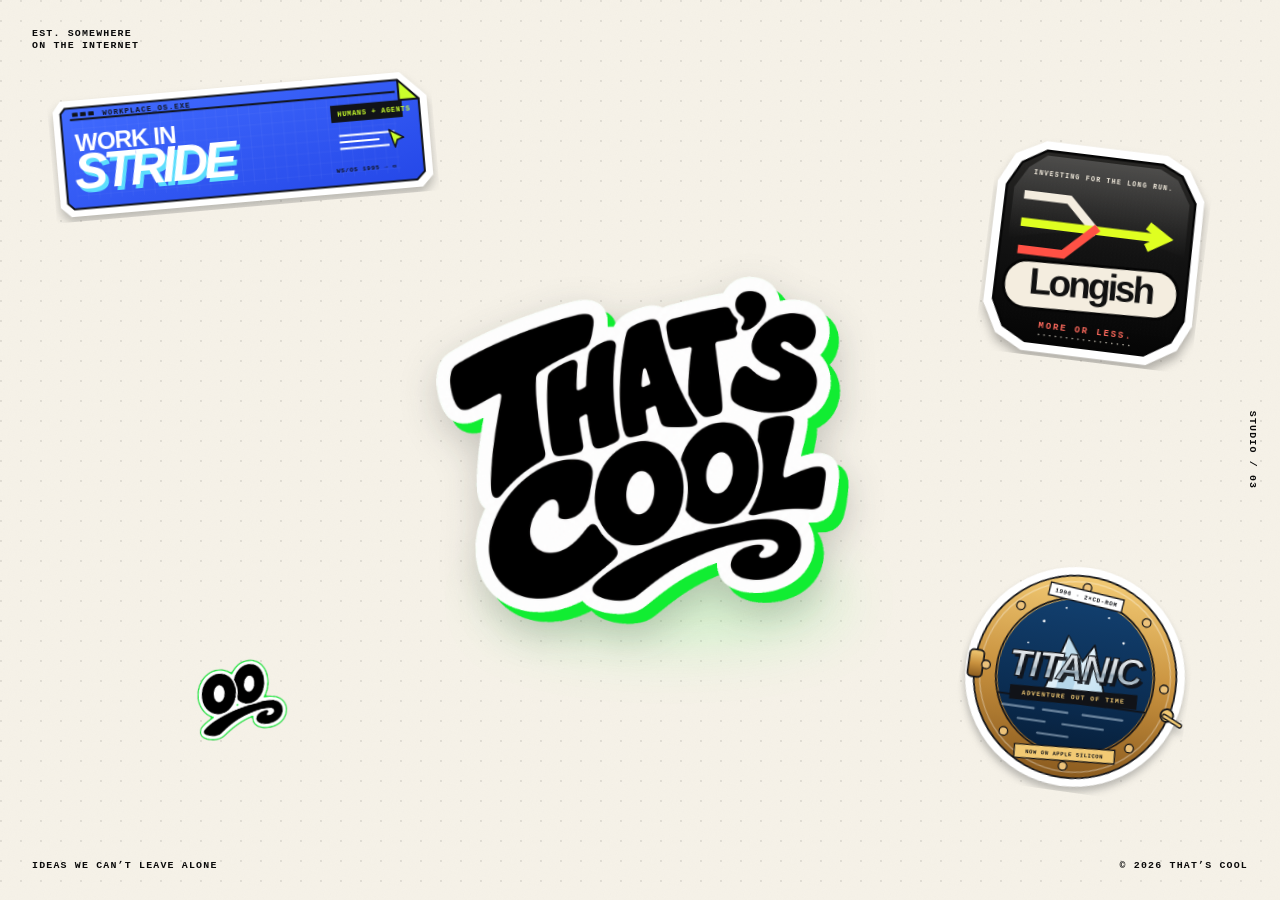
<file: index.html>
<!doctype html>
<html lang="en">
  <head>
    <meta charset="UTF-8" />
    <meta name="viewport" content="width=device-width, initial-scale=1" />
    <meta
      name="description"
      content="That's Cool — a small studio making useful things for the internet."
    />
    <meta name="theme-color" content="#f6f2e8" />
    <title>That's Cool</title>
    <link rel="icon" href="assets/coolguy-favicon.png" type="image/png" sizes="256x256" />
    <link rel="apple-touch-icon" href="assets/coolguy-favicon.png" />
    <link rel="stylesheet" href="styles.css" />
  </head>
  <body>
    <a class="skip-link" href="#products">Skip to our products</a>

    <main class="page-shell">
      <p class="edge-note edge-note--top" aria-hidden="true">
        EST. SOMEWHERE<br />ON THE INTERNET
      </p>
      <p class="edge-note edge-note--side" aria-hidden="true">STUDIO / 03</p>
      <p class="edge-note edge-note--sass" aria-hidden="true">
        IDEAS WE CAN’T LEAVE ALONE
      </p>
      <p class="edge-note edge-note--bottom" aria-hidden="true">
        © 2026 THAT’S COOL
      </p>

      <section class="hero" aria-labelledby="page-title">
        <h1 id="page-title" class="visually-hidden">That's Cool</h1>
        <div class="hero-mark">
          <img
            class="hero-logo"
            src="assets/thatscool-logo.png"
            alt="That's Cool"
            width="1254"
            height="1254"
            fetchpriority="high"
          />
        </div>
      </section>

      <section class="products" id="products" aria-labelledby="products-title">
        <h2 id="products-title" class="visually-hidden">Products we’ve launched</h2>

        <article class="sticker-slot sticker-slot--stride">
          <h3 class="visually-hidden">STRIDE</h3>
          <a
            class="sticker sticker--stride"
            data-sticker
            draggable="false"
            href="stride/"
            aria-label="Open STRIDE — the living company operating system. Drag to move."
          >
            <img
              src="assets/stride-work-in-stride.svg"
              alt=""
              width="760"
              height="250"
              draggable="false"
            />
          </a>
        </article>

        <article class="sticker-slot sticker-slot--titanic">
          <h3 class="visually-hidden">TITANIC</h3>
          <a
            class="sticker sticker--titanic"
            data-sticker
            draggable="false"
            href="titanic/"
            aria-label="Open TITANIC — the 1996 adventure, running on Apple Silicon. Drag to move."
          >
            <img
              src="assets/titanic-sticker.svg"
              alt=""
              width="540"
              height="540"
              draggable="false"
            />
          </a>
        </article>

        <article class="sticker-slot sticker-slot--longish">
          <h3 class="visually-hidden">LONGISH</h3>
          <button
            class="sticker sticker--longish"
            data-sticker
            type="button"
            aria-label="Longish — an autonomous investment firm that researches and trades through Robinhood. Drag to move."
          >
            <img
              src="assets/longish-attitude-sticker.svg"
              alt=""
              width="480"
              height="480"
              draggable="false"
            />
          </button>
        </article>
      </section>

      <div class="sticker-slot sticker-slot--coolguy">
        <div class="bubble" data-bubble aria-hidden="true">
          THAT’S COOL<span class="bubble-tail"></span>
        </div>
        <button
          class="sticker sticker--coolguy"
          data-sticker
          data-bubble-toggle
          type="button"
          aria-label="Cool Guy — say hi. Drag to move."
        >
          <img
            src="assets/coolguy-sticker.png"
            alt=""
            width="1404"
            height="1404"
            draggable="false"
          />
        </button>
      </div>
    </main>

    <script src="script.js?v=studio-1" defer></script>
  </body>
</html>
</file>
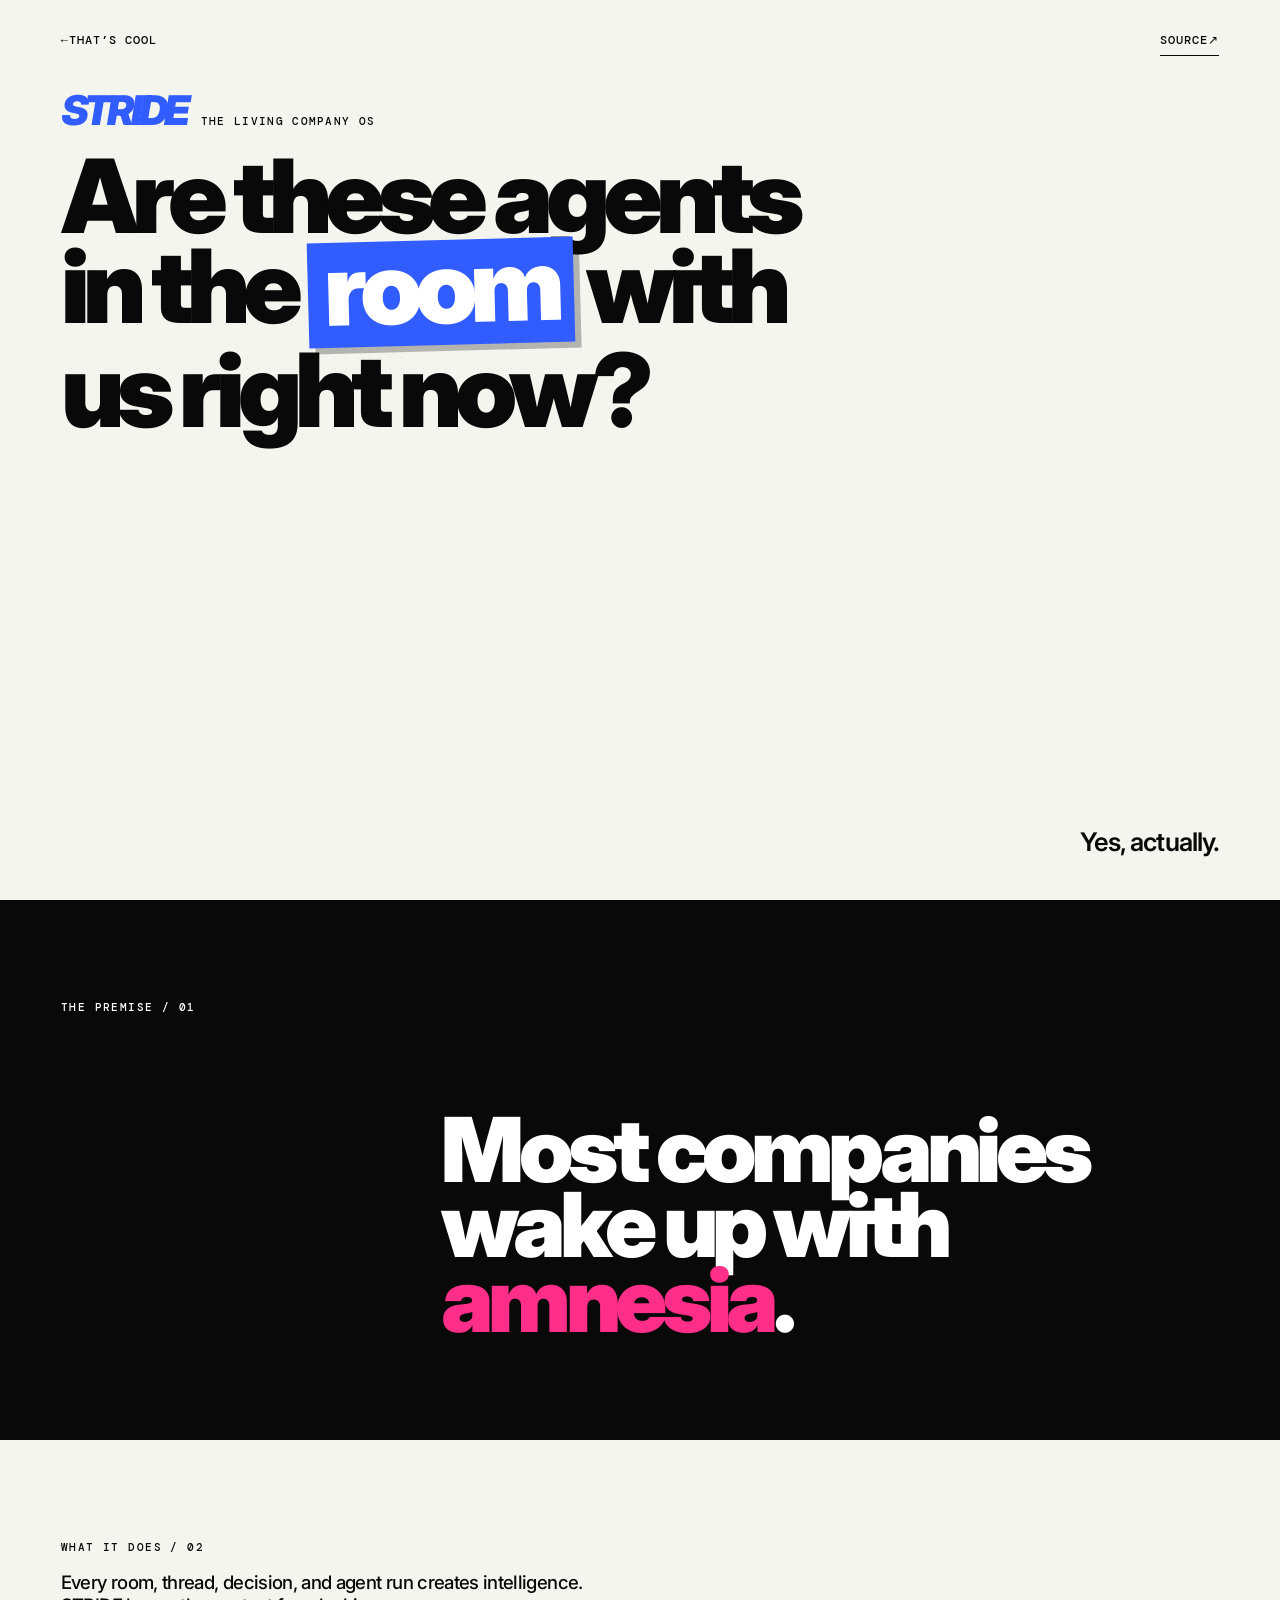
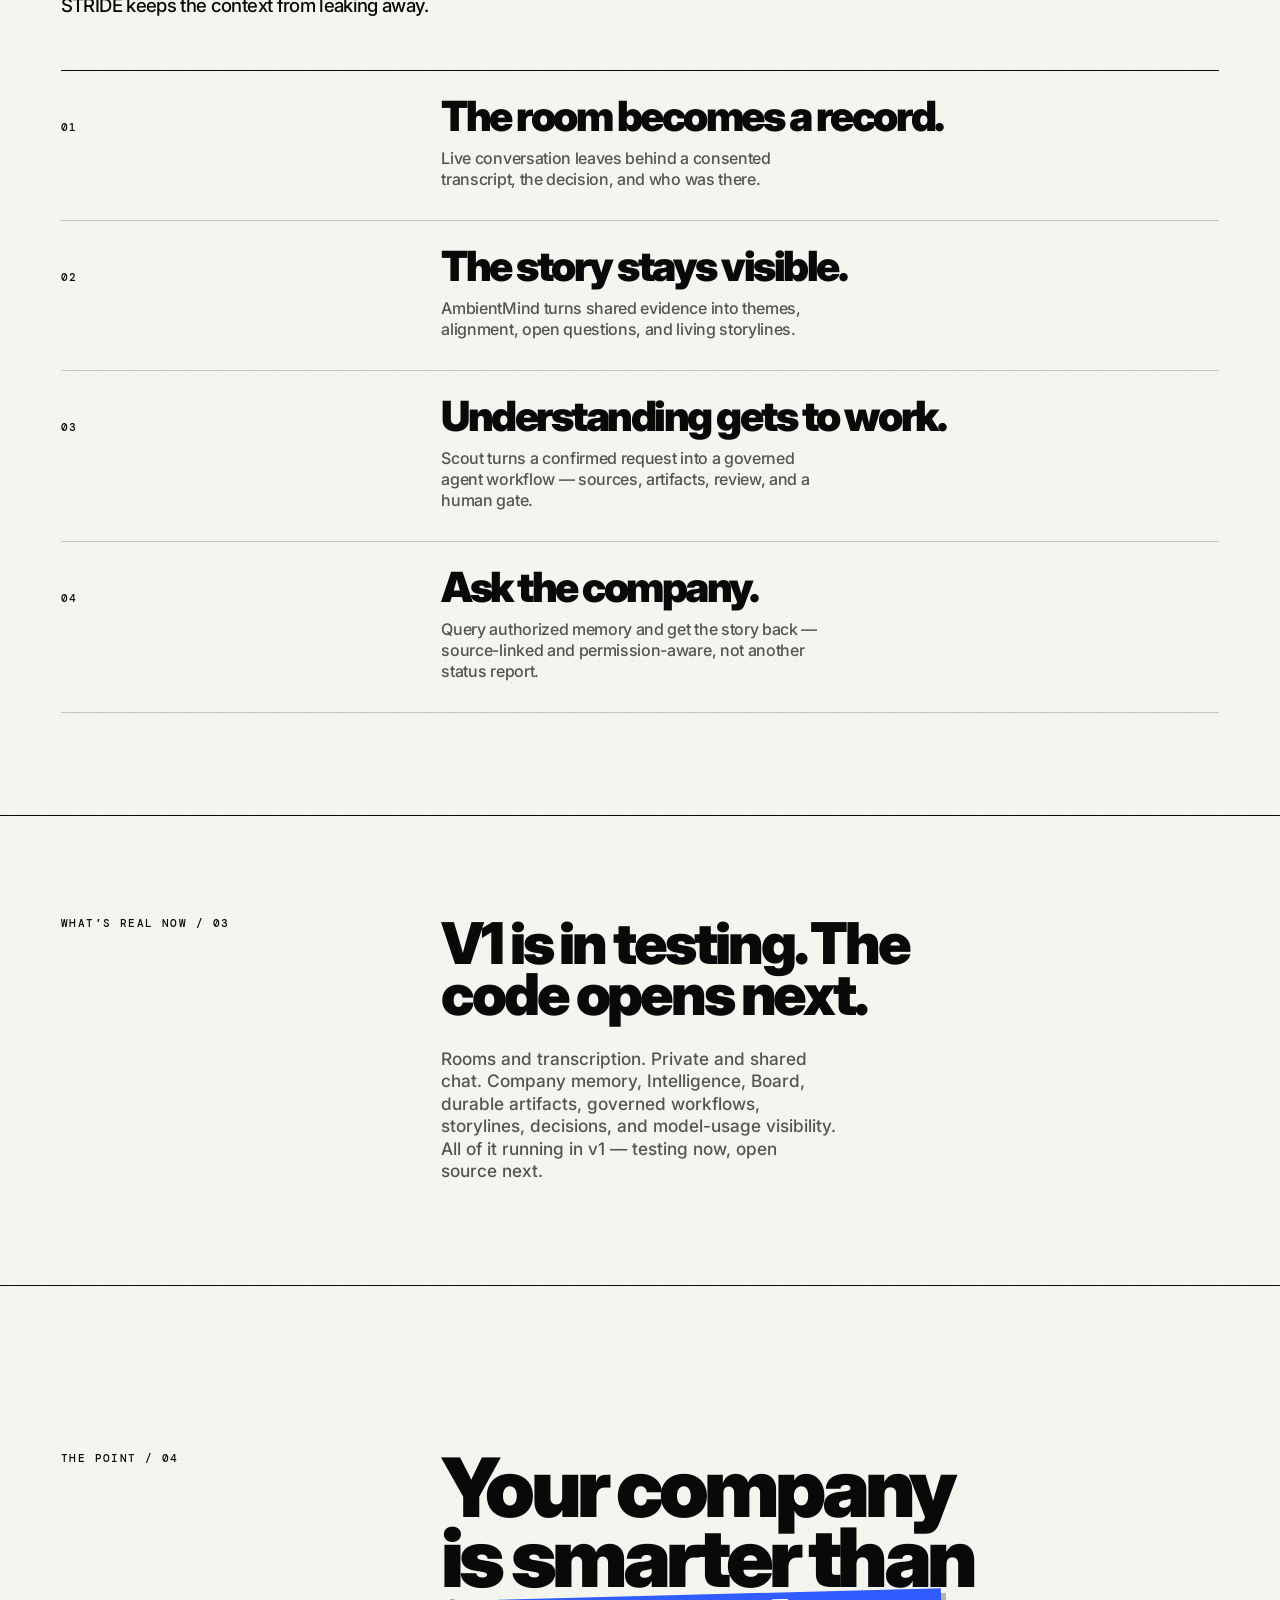
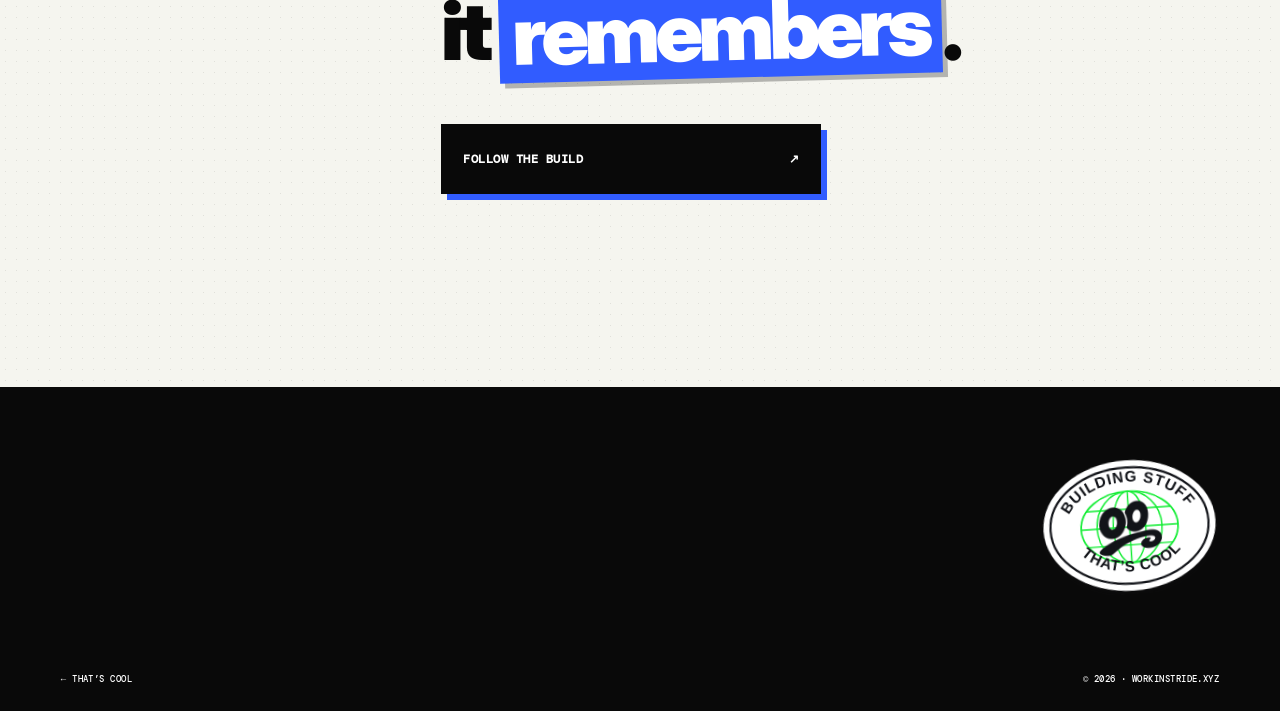
<file: stride/index.html>
<!doctype html>
<html lang="en">
  <head>
    <meta charset="UTF-8" />
    <meta name="viewport" content="width=device-width, initial-scale=1" />
    <meta
      name="description"
      content="STRIDE is the living company operating system. Every room, thread, decision, and agent run creates intelligence — STRIDE keeps the context from leaking away."
    />
    <meta name="theme-color" content="#f5f5ef" />
    <title>STRIDE — Your company is smarter than it remembers.</title>
    <link rel="icon" href="../assets/coolguy-favicon.png" type="image/png" sizes="256x256" />
    <link rel="apple-touch-icon" href="../assets/coolguy-favicon.png" />
    <link rel="stylesheet" href="stride.css" />
  </head>
  <body>
    <a class="skip-link" href="#does">Skip to what STRIDE does</a>

    <header class="product-rail">
      <a href="../" aria-label="Back to That’s Cool"><span aria-hidden="true">←</span> THAT’S COOL</a>
      <a
        href="https://github.com/axx-archive/openai-realtime-meeting-assistant"
        target="_blank"
        rel="noreferrer"
      >SOURCE <span aria-hidden="true">↗</span></a>
    </header>

    <main>
      <section class="hero" aria-labelledby="page-title">
        <p class="product-name"><strong>STRIDE</strong> <span>THE LIVING COMPANY OS</span></p>
        <h1 id="page-title">
          Are these agents in the <span class="hero-highlight">room</span> with us right now?
        </h1>
        <p class="hero-punchline">Yes, actually.</p>
      </section>

      <section class="premise" id="premise" aria-labelledby="premise-title">
        <p class="section-label">THE PREMISE / 01</p>
        <h2 id="premise-title">Most companies wake up with <em>amnesia</em>.</h2>
      </section>

      <section class="does" id="does" aria-labelledby="does-title">
        <p class="section-label" id="does-title">WHAT IT DOES / 02</p>
        <p class="does-intro">
          Every room, thread, decision, and agent run creates intelligence. STRIDE keeps the context from leaking away.
        </p>
        <ol class="does-list" aria-label="What STRIDE does">
          <li>
            <span>01</span>
            <div>
              <strong>The room becomes a record.</strong>
              <p>Live conversation leaves behind a consented transcript, the decision, and who was there.</p>
            </div>
          </li>
          <li>
            <span>02</span>
            <div>
              <strong>The story stays visible.</strong>
              <p>AmbientMind turns shared evidence into themes, alignment, open questions, and living storylines.</p>
            </div>
          </li>
          <li>
            <span>03</span>
            <div>
              <strong>Understanding gets to work.</strong>
              <p>Scout turns a confirmed request into a governed agent workflow — sources, artifacts, review, and a human gate.</p>
            </div>
          </li>
          <li>
            <span>04</span>
            <div>
              <strong>Ask the company.</strong>
              <p>Query authorized memory and get the story back — source-linked and permission-aware, not another status report.</p>
            </div>
          </li>
        </ol>
      </section>

      <section class="whats-real" id="real" aria-labelledby="real-title">
        <p class="section-label">WHAT’S REAL NOW / 03</p>
        <div>
          <h2 id="real-title">V1 is in testing. The code opens next.</h2>
          <p>
            Rooms and transcription. Private and shared chat. Company memory, Intelligence, Board, durable artifacts, governed workflows, storylines, decisions, and model-usage visibility. All of it running in v1 — testing now, open source next.
          </p>
        </div>
      </section>

      <section class="closer" id="point" aria-labelledby="point-title">
        <p class="section-label">THE POINT / 04</p>
        <div>
          <h2 id="point-title">Your company is smarter than it <span class="closer-highlight">remembers</span>.</h2>
          <a
            class="build-button"
            href="https://github.com/axx-archive/openai-realtime-meeting-assistant"
            target="_blank"
            rel="noreferrer"
          >FOLLOW THE BUILD <span aria-hidden="true">↗</span></a>
        </div>
      </section>

    </main>

    <footer class="site-footer">
      <a class="footer-badge" href="../" aria-label="That’s Cool home">
        <img src="../assets/building-stuff-badge.svg" alt="" width="760" height="580" />
      </a>
      <div class="footer-row">
        <a href="../">← THAT’S COOL</a>
        <span>© 2026 · WORKINSTRIDE.XYZ</span>
      </div>
    </footer>

  </body>
</html>
</file>
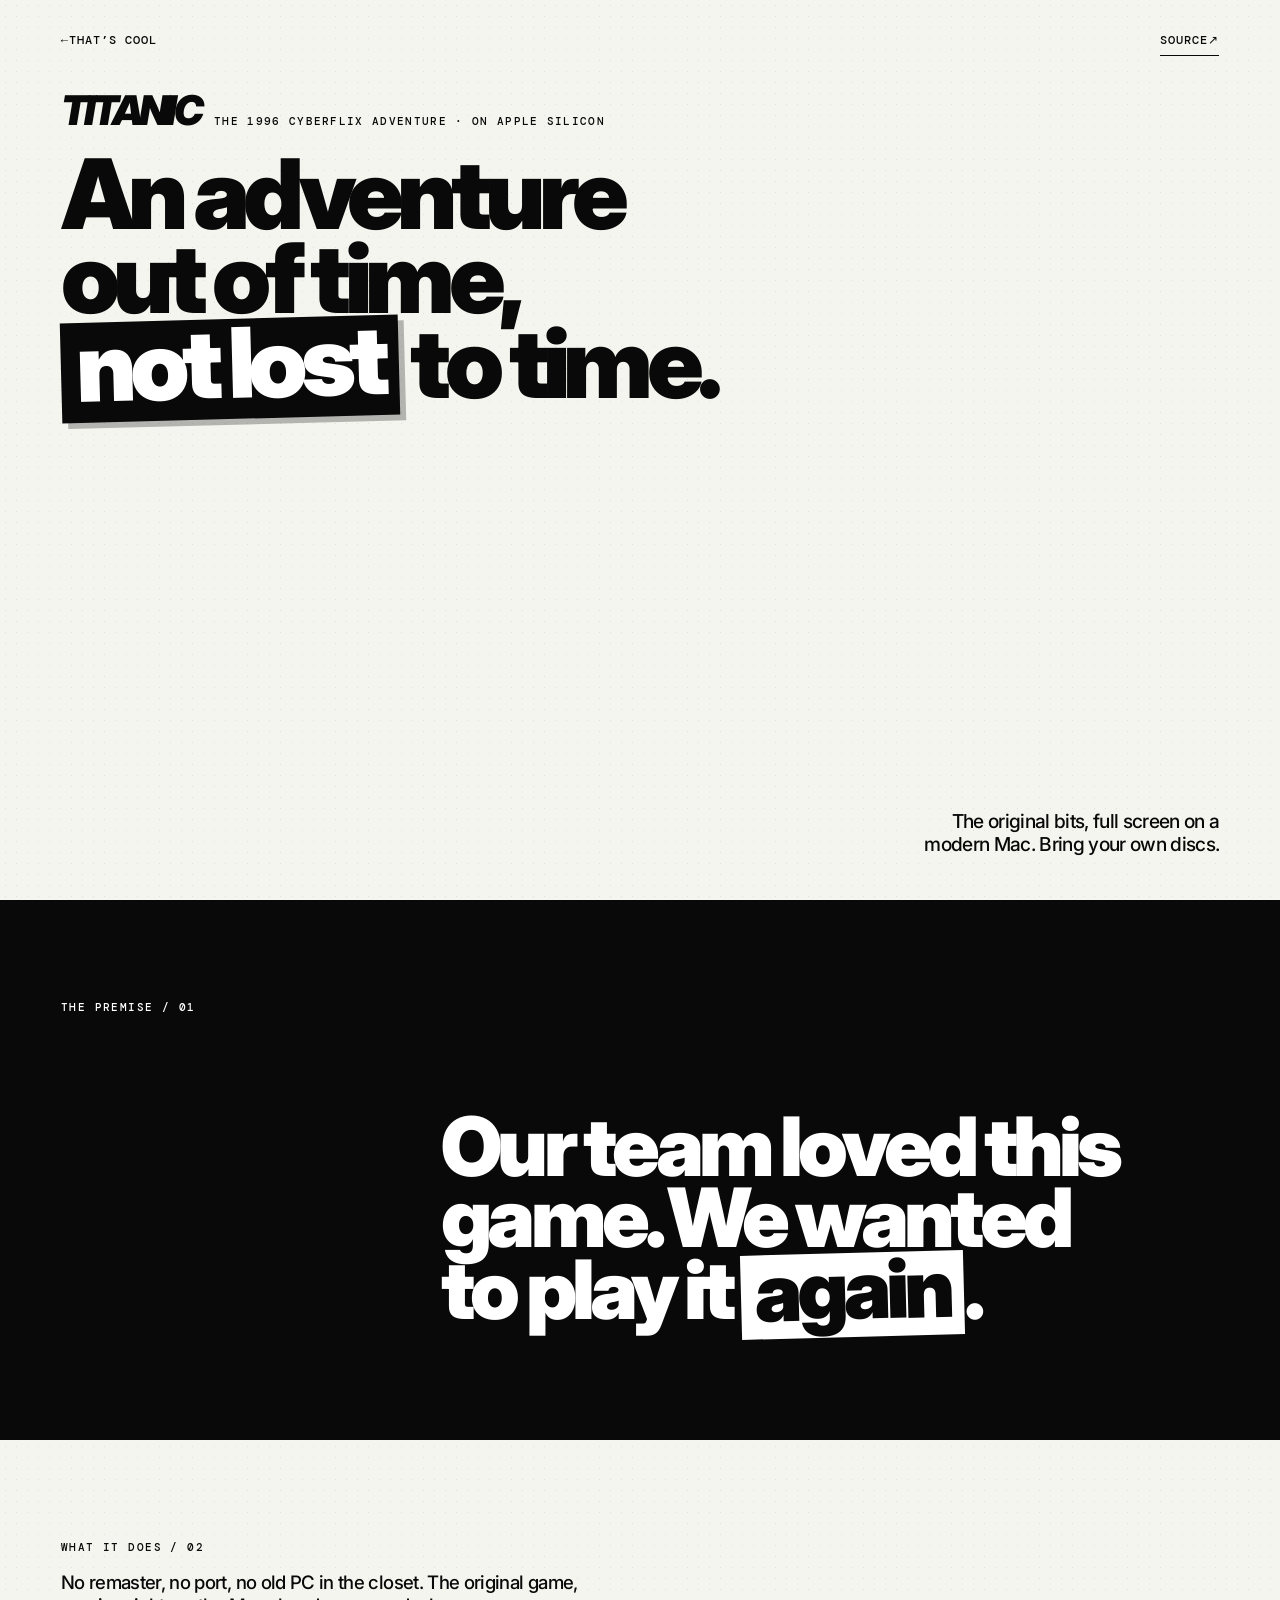
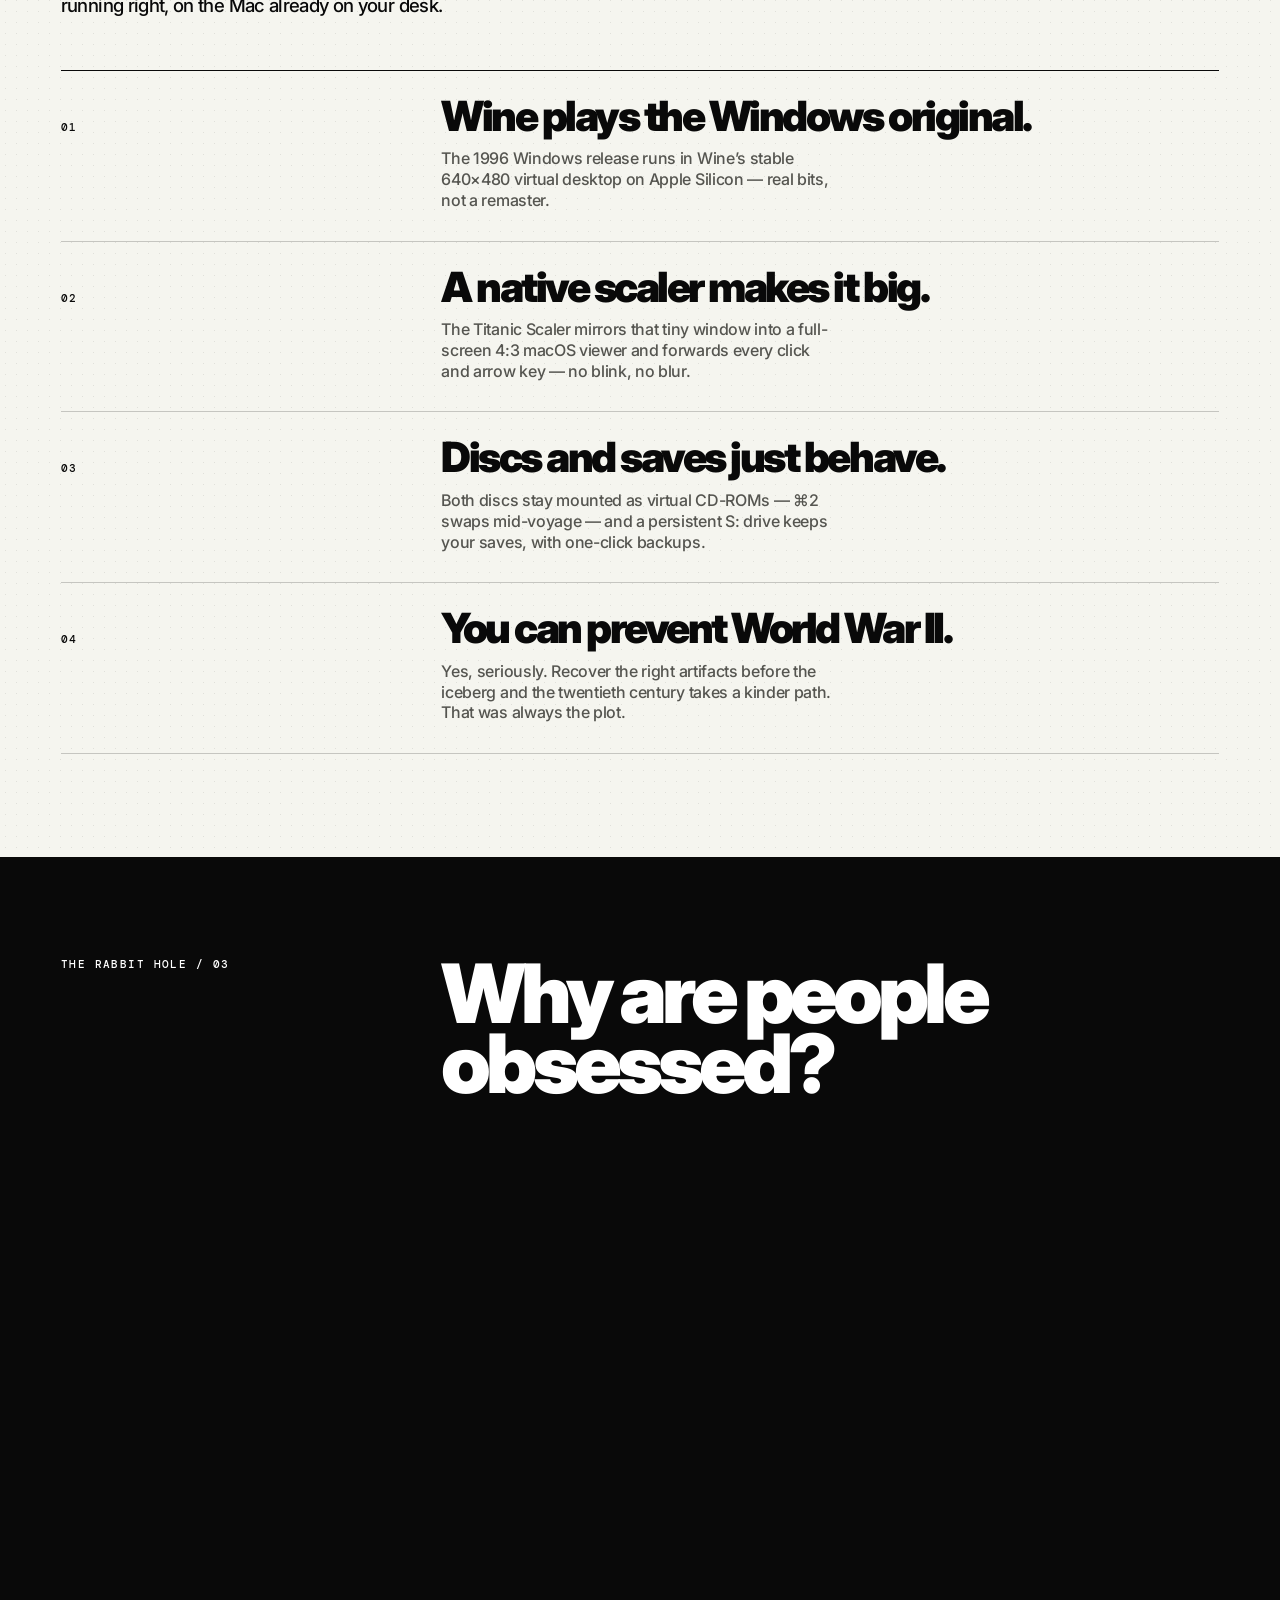
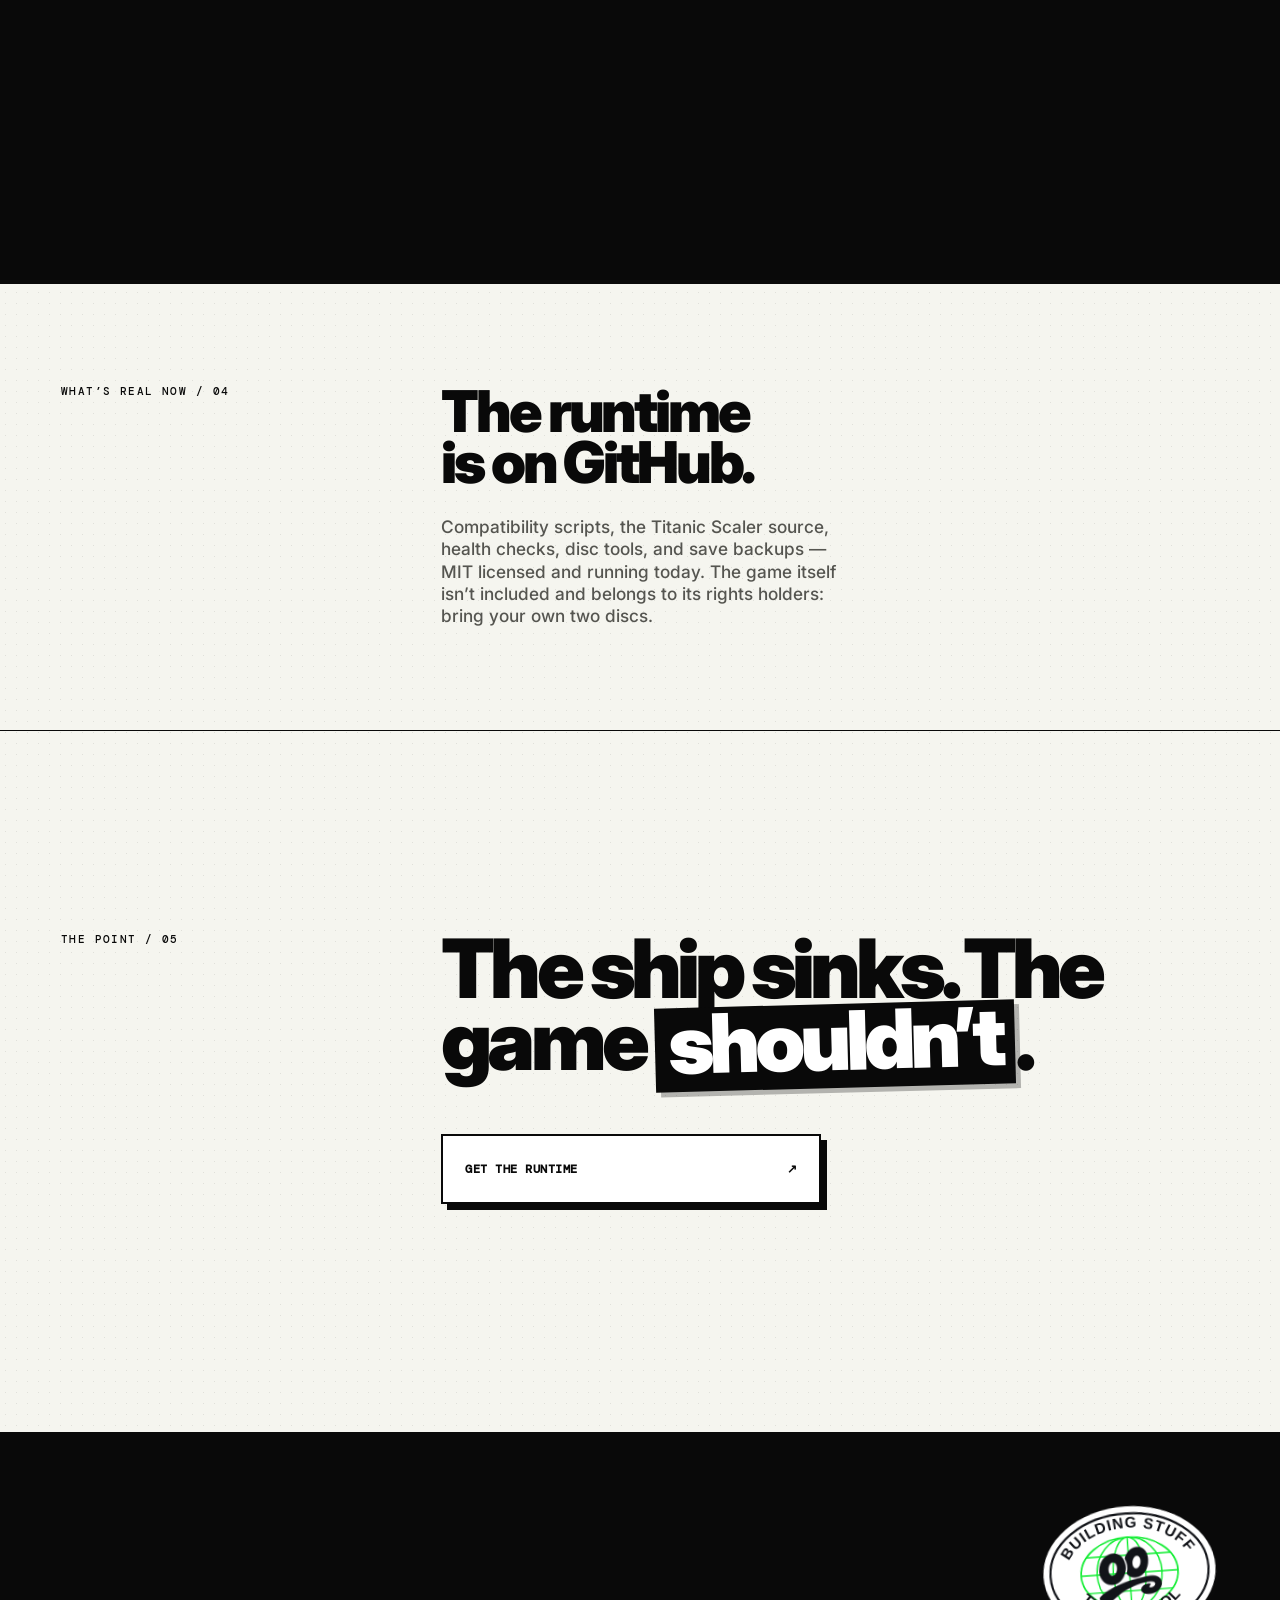
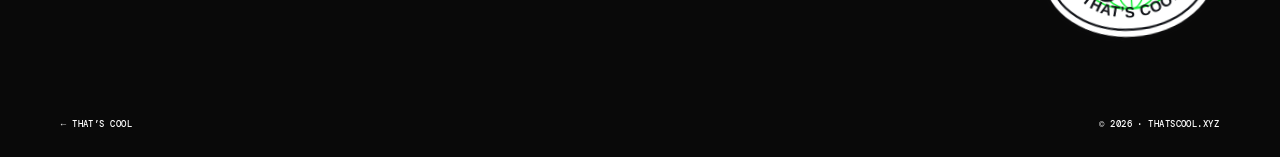
<file: titanic/index.html>
<!doctype html>
<html lang="en">
  <head>
    <meta charset="UTF-8" />
    <meta name="viewport" content="width=device-width, initial-scale=1" />
    <meta
      name="description"
      content="Run the original 1996 Titanic: Adventure Out of Time on Apple Silicon — Wine underneath, a native macOS scaler on top. Bring your own discs."
    />
    <meta name="theme-color" content="#f5f5ef" />
    <title>TITANIC — An adventure out of time, not lost to time.</title>
    <link rel="icon" href="../assets/coolguy-favicon.png" type="image/png" sizes="256x256" />
    <link rel="apple-touch-icon" href="../assets/coolguy-favicon.png" />
    <link rel="stylesheet" href="titanic.css" />
  </head>
  <body>
    <a class="skip-link" href="#does">Skip to what it does</a>

    <header class="product-rail">
      <a href="../" aria-label="Back to That’s Cool"><span aria-hidden="true">←</span> THAT’S COOL</a>
      <a
        href="https://github.com/axx-archive/Titanic"
        target="_blank"
        rel="noreferrer"
      >SOURCE <span aria-hidden="true">↗</span></a>
    </header>

    <main>
      <section class="hero" aria-labelledby="page-title">
        <p class="product-name"><strong>TITANIC</strong> <span>THE 1996 CYBERFLIX ADVENTURE · ON APPLE SILICON</span></p>
        <h1 id="page-title">
          An adventure out of time, <span class="hero-highlight">not lost</span> to time.
        </h1>
        <p class="hero-note">The original bits, full screen on a modern Mac. Bring your own discs.</p>
      </section>

      <section class="premise" id="premise" aria-labelledby="premise-title">
        <p class="section-label">THE PREMISE / 01</p>
        <h2 id="premise-title">Our team loved this game. We wanted to play it <span class="flip">again</span>.</h2>
      </section>

      <section class="does" id="does" aria-labelledby="does-title">
        <p class="section-label" id="does-title">WHAT IT DOES / 02</p>
        <p class="does-intro">
          No remaster, no port, no old PC in the closet. The original game, running right, on the Mac already on your desk.
        </p>
        <ol class="does-list" aria-label="What the runtime does">
          <li>
            <span>01</span>
            <div>
              <strong>Wine plays the Windows original.</strong>
              <p>The 1996 Windows release runs in Wine’s stable 640×480 virtual desktop on Apple Silicon — real bits, not a remaster.</p>
            </div>
          </li>
          <li>
            <span>02</span>
            <div>
              <strong>A native scaler makes it big.</strong>
              <p>The Titanic Scaler mirrors that tiny window into a full-screen 4:3 macOS viewer and forwards every click and arrow key — no blink, no blur.</p>
            </div>
          </li>
          <li>
            <span>03</span>
            <div>
              <strong>Discs and saves just behave.</strong>
              <p>Both discs stay mounted as virtual CD-ROMs — ⌘2 swaps mid-voyage — and a persistent S: drive keeps your saves, with one-click backups.</p>
            </div>
          </li>
          <li>
            <span>04</span>
            <div>
              <strong>You can prevent World War II.</strong>
              <p>Yes, seriously. Recover the right artifacts before the iceberg and the twentieth century takes a kinder path. That was always the plot.</p>
            </div>
          </li>
        </ol>
      </section>

      <section class="obsessed" id="obsessed" aria-labelledby="obsessed-title">
        <div class="obsessed-lead">
          <p class="section-label">THE RABBIT HOLE / 03</p>
          <h2 id="obsessed-title">Why are people obsessed?</h2>
        </div>
        <div class="video-frame">
          <iframe
            src="https://www.youtube-nocookie.com/embed/nSqeYa1FZtI"
            title="Titanic: Adventure Out of Time retrospective"
            loading="lazy"
            allow="accelerometer; clipboard-write; encrypted-media; gyroscope; picture-in-picture"
            allowfullscreen
          ></iframe>
        </div>
      </section>

      <section class="whats-real" id="real" aria-labelledby="real-title">
        <p class="section-label">WHAT’S REAL NOW / 04</p>
        <div>
          <h2 id="real-title">The runtime is on GitHub.</h2>
          <p>
            Compatibility scripts, the Titanic Scaler source, health checks, disc tools, and save backups — MIT licensed and running today. The game itself isn’t included and belongs to its rights holders: bring your own two discs.
          </p>
        </div>
      </section>

      <section class="closer" id="point" aria-labelledby="point-title">
        <p class="section-label">THE POINT / 05</p>
        <div>
          <h2 id="point-title">The ship sinks. The game <span class="closer-highlight">shouldn’t</span>.</h2>
          <a
            class="build-button"
            href="https://github.com/axx-archive/Titanic"
            target="_blank"
            rel="noreferrer"
          >GET THE RUNTIME <span aria-hidden="true">↗</span></a>
        </div>
      </section>

    </main>

    <footer class="site-footer">
      <a class="footer-badge" href="../" aria-label="That’s Cool home">
        <img src="../assets/building-stuff-badge.svg" alt="" width="760" height="580" />
      </a>
      <div class="footer-row">
        <a href="../">← THAT’S COOL</a>
        <span>© 2026 · THATSCOOL.XYZ</span>
      </div>
    </footer>

  </body>
</html>
</file>
<file: styles.css>
:root {
  /* Studio (landing) palette — canon: That's Cool design system tokens */
  --ink: #0a0a0a;
  --paper-studio: #f6f2e8;
  --acid-studio: #11ed32;
  /* Type — landing intentionally uses unfussy system faces */
  --sans-studio: Arial, Helvetica, sans-serif;
  --mono-studio: "Courier New", Courier, monospace;
  /* Motion */
  --ease-out: cubic-bezier(0.2, 0, 0, 1);
  --dur-fast: 160ms;
  --dur-med: 180ms;
  /* Background textures — quiet: felt, not seen first */
  --dots-studio:
    radial-gradient(circle at 1px 1px, rgba(10, 10, 10, 0.09) 1px, transparent 1.15px)
    0 0 / 20px 20px;
  --grain: url("data:image/svg+xml,%3Csvg xmlns='http://www.w3.org/2000/svg' width='140' height='140'%3E%3Cfilter id='n'%3E%3CfeTurbulence type='fractalNoise' baseFrequency='0.85' numOctaves='2' stitchTiles='stitch'/%3E%3CfeColorMatrix type='saturate' values='0'/%3E%3C/filter%3E%3Crect width='140' height='140' filter='url(%23n)' opacity='0.035'/%3E%3C/svg%3E");
}

*,
*::before,
*::after {
  box-sizing: border-box;
}

html {
  min-width: 320px;
  background: var(--paper-studio);
  color: var(--ink);
  scroll-behavior: smooth;
  -webkit-font-smoothing: antialiased;
  -moz-osx-font-smoothing: grayscale;
}

body {
  min-height: 100vh;
  min-height: 100svh;
  margin: 0;
  overflow-x: hidden;
  background: var(--grain), var(--dots-studio), var(--paper-studio);
  font-family: var(--sans-studio);
}

img {
  display: block;
  max-width: 100%;
}

.skip-link {
  position: fixed;
  z-index: 100;
  top: 24px;
  left: 24px;
  padding: 10px 14px;
  border-radius: 999px; /* canon exception: the skip-link pill */
  background: var(--ink);
  color: #fff;
  font-size: 0.75rem;
  font-weight: 700;
  letter-spacing: 0.08em;
  text-decoration: none;
  transform: translateY(-220%);
  transition: transform var(--dur-fast) var(--ease-out);
}

.skip-link:focus {
  transform: translateY(0);
}

.visually-hidden {
  position: absolute;
  width: 1px;
  height: 1px;
  padding: 0;
  margin: -1px;
  overflow: hidden;
  clip: rect(0, 0, 0, 0);
  white-space: nowrap;
  border: 0;
}

.edge-note {
  position: absolute;
  z-index: 7;
  margin: 0;
  pointer-events: none;
  color: var(--ink);
  font-family: var(--mono-studio);
  font-size: 0.62rem;
  font-weight: 700;
  line-height: 1.2;
  letter-spacing: 0.12em;
}

.edge-note--top {
  top: 28px;
  left: 32px;
}

.edge-note--side {
  top: 50%;
  right: 22px;
  writing-mode: vertical-rl;
  transform: translateY(-50%);
}

.edge-note--sass {
  bottom: 28px;
  left: 32px;
}

.edge-note--bottom {
  right: 32px;
  bottom: 28px;
}

.page-shell {
  position: relative;
  min-height: 100vh;
  min-height: 100svh;
  overflow: hidden;
  isolation: isolate;
}

.hero {
  position: absolute;
  z-index: 1;
  inset: 0;
  display: grid;
  place-items: center;
  pointer-events: none;
}

.hero-mark {
  position: relative;
  width: min(45vw, 54svh, 560px);
  min-width: 390px;
  animation: arrive 760ms var(--ease-out) both;
}

.hero-mark::after {
  position: absolute;
  z-index: -1;
  right: 8%;
  bottom: 10%;
  width: 72%;
  height: 18%;
  border-radius: 50%;
  background: rgba(17, 237, 50, 0.15);
  content: "";
  filter: blur(30px);
}

.hero-logo {
  width: 100%;
  height: auto;
  filter:
    drop-shadow(9px 10px 0 var(--acid-studio))
    drop-shadow(0 12px 18px rgba(32, 35, 37, 0.22));
  transform: rotate(-1.5deg);
}

/* Product stickers — scattered around the mark, every one slightly rotated */

.products {
  position: absolute;
  z-index: 2;
  inset: 0;
  pointer-events: none;
  animation: arrive 680ms 130ms var(--ease-out) both;
}

.sticker-slot {
  position: absolute;
  pointer-events: auto;
}

.sticker-slot--stride {
  top: 9%;
  left: 4%;
  width: min(30vw, 460px);
}

.sticker-slot--longish {
  top: 16%;
  right: 6%;
  width: min(17vw, 250px);
}

.sticker-slot--titanic {
  right: 7%;
  bottom: 12%;
  width: min(18vw, 265px);
}

.sticker-slot--coolguy {
  z-index: 20;
  bottom: 14%;
  left: 13%;
  width: 150px;
  animation: arrive 680ms 260ms var(--ease-out) both;
}

.sticker {
  --base-rotation: 0deg;
  --counter-tilt: 2.5deg;
  --lift: 0px;
  appearance: none;
  position: relative;
  z-index: 1;
  display: block;
  width: 100%;
  padding: 0;
  border: 0;
  background: transparent;
  color: var(--ink);
  cursor: grab;
  font: inherit;
  touch-action: none;
  transform:
    translate3d(var(--drag-x, 0px), calc(var(--drag-y, 0px) + var(--lift)), 0)
    rotate(calc(var(--base-rotation) + var(--tilt-shift, 0deg)));
  transform-origin: 50% 50%;
  transition: transform var(--dur-med) var(--ease-out), filter var(--dur-med) var(--ease-out);
  user-select: none;
  -webkit-user-drag: none;
  text-decoration: none;
  -webkit-tap-highlight-color: transparent;
}

.sticker img {
  width: 100%;
  height: auto;
  pointer-events: none;
}

.sticker--stride {
  --base-rotation: -5deg;
}

.sticker--longish {
  --base-rotation: 7deg;
  --counter-tilt: -2.5deg;
}

.sticker--titanic {
  --base-rotation: 8deg;
  --counter-tilt: -3deg;
}

.sticker--coolguy {
  --base-rotation: -6deg;
}

/* Hover: lift 5px and counter-rotate toward level — the sticker wobble.
   Kept applied while dragging so the lift never snaps mid-gesture. */
@media (hover: hover) {
  .sticker:hover {
    --lift: -5px;
    --tilt-shift: var(--counter-tilt);
  }
}

.sticker:focus-visible {
  outline: 3px solid var(--ink);
  outline-offset: 5px;
}

.sticker[data-dragging="true"] {
  z-index: 9;
  cursor: grabbing;
  filter: drop-shadow(0 8px 8px rgba(0, 0, 0, 0.16));
  transition-duration: 0ms;
}

/* Cool Guy's comic speech bubble — follows him while dragged */

.bubble {
  position: absolute;
  z-index: 21;
  bottom: calc(148px - var(--drag-y, 0px));
  left: calc(92px + var(--drag-x, 0px));
  padding: 10px 14px;
  border: 2px solid var(--ink);
  background: #fff;
  box-shadow: 4px 4px 0 var(--ink);
  font: 700 12px/1 var(--mono-studio);
  letter-spacing: 0.08em;
  white-space: nowrap;
  transform: rotate(-2deg) scale(0);
  transform-origin: 0 100%;
  transition: transform 220ms var(--ease-out);
  pointer-events: none;
}

.bubble[data-open="true"] {
  transform: rotate(-2deg) scale(1);
}

.bubble-tail {
  position: absolute;
  bottom: -9px;
  left: 10px;
  width: 14px;
  height: 14px;
  border-right: 2px solid var(--ink);
  border-bottom: 2px solid var(--ink);
  background: #fff;
  transform: rotate(45deg) skew(12deg, 12deg);
}

@keyframes arrive {
  from {
    opacity: 0;
    transform: translateY(18px);
  }
  to {
    opacity: 1;
    transform: translateY(0);
  }
}

@media (max-width: 640px) {
  .edge-note--top {
    top: 20px;
    left: 20px;
  }

  .edge-note--side {
    display: none;
  }

  .edge-note--sass {
    bottom: 20px;
    left: 20px;
    /* Leave room for the copyright on the shared baseline; wraps upward if tight. */
    max-width: calc(100vw - 180px);
  }

  .edge-note--bottom {
    right: 20px;
    bottom: 20px;
  }

  .hero-mark {
    width: min(78vw, 480px);
    min-width: 0;
  }

  .hero-logo {
    filter:
      drop-shadow(6px 7px 0 var(--acid-studio))
      drop-shadow(0 9px 14px rgba(32, 35, 37, 0.2));
  }

  .sticker-slot--stride {
    top: 6%;
    left: 3%;
    width: min(52vw, 320px);
  }

  .sticker-slot--longish {
    top: 15%;
    right: 4%;
    width: min(34vw, 185px);
  }

  .sticker-slot--titanic {
    right: 4%;
    bottom: 21%;
    width: min(36vw, 190px);
  }

  .sticker-slot--coolguy {
    bottom: 15%;
    left: 8%;
    width: 112px;
  }

  .bubble {
    bottom: calc(112px - var(--drag-y, 0px));
    left: calc(64px + var(--drag-x, 0px));
  }
}

@media (prefers-reduced-motion: reduce) {
  html {
    scroll-behavior: auto;
  }

  .hero-mark,
  .products,
  .sticker-slot--coolguy {
    animation: none;
  }

  .skip-link,
  .sticker,
  .bubble {
    transition-duration: 0.01ms;
  }
}
</file>
<file: stride/stride.css>
@import url("https://fonts.googleapis.com/css2?family=DM+Mono:wght@400;500&family=Inter:wght@400;500;600;700;800;900&display=swap");

:root {
  --paper: #f5f5ef;
  --ink: #090909;
  --blue: #315cff;
  --acid: #ff2e88; /* canon: STRIDE secondary is hot pink */
  --muted: #555550;
  --line: rgba(9, 9, 9, 0.2);
  --content-max: 1680px;
  --page-x: max(clamp(22px, 4.75vw, 76px), calc((100vw - var(--content-max)) / 2));
  --column-gap: clamp(28px, 3vw, 48px);
  --editorial-columns: minmax(220px, 0.44fr) minmax(0, 1fr);
  --sans: Inter, "Helvetica Neue", Helvetica, Arial, sans-serif;
  --mono: "DM Mono", "SFMono-Regular", Consolas, monospace;
}

* {
  box-sizing: border-box;
}

html {
  scroll-behavior: smooth;
  -webkit-font-smoothing: antialiased;
  -moz-osx-font-smoothing: grayscale;
}

body {
  margin: 0;
  color: var(--ink);
  background-color: var(--paper);
  background-image: radial-gradient(rgba(9, 9, 9, 0.09) 0.7px, transparent 0.7px);
  background-size: 11px 11px;
  font-family: var(--sans);
}

h1,
h2,
h3,
p,
figure {
  margin: 0;
}

h1,
h2,
h3 {
  text-wrap: balance;
}

p {
  text-wrap: pretty;
}

a,
button {
  color: inherit;
}

a:focus-visible,
button:focus-visible {
  outline: 3px solid var(--acid);
  outline-offset: 4px;
}

.skip-link {
  position: fixed;
  z-index: 100;
  top: 12px;
  left: 50%;
  padding: 11px 14px;
  color: #fff;
  background: var(--ink);
  font: 500 11px/1 var(--mono);
  transform: translate(-50%, -180%);
}

.skip-link:focus {
  transform: translate(-50%, 0);
}

.product-rail {
  position: absolute;
  z-index: 10;
  top: 0;
  left: 0;
  display: grid;
  grid-template-columns: 1fr 1fr;
  align-items: center;
  width: 100%;
  padding: 20px var(--page-x);
  font: 500 12px/1 var(--mono);
  letter-spacing: 0.08em;
}

.product-rail a {
  position: relative;
  width: max-content;
  min-height: 40px;
  display: inline-flex;
  align-items: center;
  text-decoration: none;
}

.product-rail a:last-child {
  justify-self: end;
}

.product-rail a:last-child::after {
  position: absolute;
  right: 0;
  bottom: 4px;
  left: 0;
  height: 1px;
  background: currentColor;
  content: "";
}

.section-label {
  font: 500 11px/1 var(--mono);
  letter-spacing: 0.13em;
}

/* Fold — the question, then the deadpan corner answer. */
.hero {
  display: flex;
  flex-direction: column;
  min-height: min(100svh, 1040px);
  padding: clamp(90px, 7.2vw, 116px) var(--page-x) clamp(28px, 3.4vw, 48px);
}

.product-name {
  display: flex;
  align-items: baseline;
  gap: 14px;
}

.product-name strong {
  color: var(--blue);
  font-family: "Arial Black", Inter, "Helvetica Neue", Arial, sans-serif;
  font-size: clamp(30px, 3.2vw, 52px);
  font-style: italic;
  font-weight: 900;
  line-height: 0.9;
  letter-spacing: -0.09em;
}

.product-name span {
  font: 500 11px/1 var(--mono);
  letter-spacing: 0.12em;
}

.hero h1 {
  max-width: 12ch;
  margin-top: clamp(16px, 1.8vw, 28px);
  font-size: clamp(64px, 8vw, 138px);
  font-weight: 900;
  line-height: 0.86;
  letter-spacing: -0.068em;
}

.hero-highlight,
.closer-highlight {
  display: inline-block;
  padding: 0.02em 0.16em 0.15em;
  color: #fff;
  background: var(--blue);
  box-shadow: 0.06em 0.06em 0 rgba(9, 9, 9, 0.28);
  transform: rotate(-1.5deg);
}

.hero-punchline {
  margin: auto 0 0 auto;
  font-size: clamp(22px, 2vw, 34px);
  font-weight: 600;
  line-height: 1.1;
  letter-spacing: -0.035em;
}

/* The drop — villain beat in the dark. */
.premise {
  display: grid;
  grid-template-columns: var(--editorial-columns);
  gap: var(--column-gap);
  min-height: clamp(440px, 60vh, 580px);
  padding: clamp(76px, 8vw, 116px) var(--page-x);
  color: #fff;
  background: var(--ink);
}

.premise h2 {
  max-width: 12ch;
  margin: auto 0 0;
  font-size: clamp(58px, 7vw, 108px);
  font-weight: 900;
  line-height: 0.84;
  letter-spacing: -0.06em;
}

.premise em {
  color: var(--acid);
  font-style: normal;
}

.does {
  padding: clamp(76px, 8vw, 116px) var(--page-x);
}

.does .section-label {
  margin-bottom: 18px;
}

.does-intro {
  max-width: 44ch;
  margin-bottom: clamp(40px, 4.2vw, 60px);
  font-size: clamp(18px, 1.45vw, 24px);
  font-weight: 500;
  line-height: 1.2;
  letter-spacing: -0.035em;
}

.does-list {
  margin: 0;
  padding: 0;
  border-top: 1px solid var(--ink);
  list-style: none;
}

.does-list li {
  display: grid;
  grid-template-columns: minmax(120px, 0.44fr) 1fr;
  gap: var(--column-gap);
  align-items: baseline;
  padding: 26px 0 30px;
  border-bottom: 1px solid var(--line);
}

.does-list li > span {
  font: 500 11px/1 var(--mono);
  letter-spacing: 0.1em;
}

.does-list strong {
  font-size: clamp(30px, 3.25vw, 52px);
  font-weight: 900;
  line-height: 0.95;
  letter-spacing: -0.06em;
}

.does-list p {
  max-width: 40ch;
  margin-top: 12px;
  color: var(--muted);
  font-size: clamp(16px, 1.2vw, 19px);
  font-weight: 500;
  line-height: 1.3;
  letter-spacing: -0.02em;
}

.whats-real {
  display: grid;
  grid-template-columns: var(--editorial-columns);
  gap: var(--column-gap);
  padding: clamp(76px, 8vw, 116px) var(--page-x);
  border-top: 1px solid var(--ink);
}

.whats-real h2 {
  max-width: 14ch;
  font-size: clamp(44px, 4.5vw, 72px);
  font-weight: 900;
  line-height: 0.88;
  letter-spacing: -0.055em;
}

.whats-real p:not(.section-label) {
  max-width: 36ch;
  margin-top: 28px;
  color: var(--muted);
  font-size: clamp(17px, 1.35vw, 21px);
  font-weight: 500;
  line-height: 1.3;
}

/* The tattoo — open on the grin, close on the line you leave with. */
.closer {
  display: grid;
  grid-template-columns: var(--editorial-columns);
  gap: var(--column-gap);
  align-content: center;
  min-height: min(78svh, 760px);
  padding: clamp(76px, 8vw, 116px) var(--page-x) clamp(96px, 10vw, 140px);
  border-top: 1px solid var(--ink);
}

.closer > div {
  align-self: center;
}

.closer h2 {
  max-width: 12ch;
  font-size: clamp(54px, 6.4vw, 104px);
  font-weight: 900;
  line-height: 0.86;
  letter-spacing: -0.06em;
}

.build-button {
  display: inline-flex;
  align-items: center;
  justify-content: space-between;
  gap: 54px;
  width: min(100%, 380px);
  min-height: 70px;
  margin-top: clamp(38px, 3.6vw, 54px);
  padding: 0 22px;
  color: #fff;
  background: var(--ink);
  box-shadow: 6px 6px 0 var(--blue);
  font: 700 12px/1 var(--mono);
  letter-spacing: 0.04em;
  text-decoration: none;
  transition-property: box-shadow, transform;
  transition-duration: 160ms;
  transition-timing-function: ease;
}

.build-button:hover {
  box-shadow: 2px 2px 0 var(--blue);
  transform: translate(4px, 4px);
}

.build-button:active {
  transform: translate(4px, 4px) scale(0.96);
}

.site-footer {
  display: grid;
  gap: clamp(36px, 4vw, 56px);
  padding: clamp(48px, 5.5vw, 80px) var(--page-x) 26px;
  color: #fff;
  background: var(--ink);
  font: 500 9px/1.4 var(--mono);
  letter-spacing: 0.05em;
}

/* The maker's mark, stamped in the sign-off block. */
.footer-badge {
  justify-self: end;
  display: block;
  width: clamp(150px, 14vw, 200px);
  min-width: 40px;
  min-height: 40px;
  text-decoration: none;
  transform: rotate(-4deg);
  transition-property: transform;
  transition-duration: 180ms;
  transition-timing-function: ease;
}

.footer-badge:hover {
  transform: translateY(-5px) rotate(-1deg);
}

.footer-badge:active {
  transform: translateY(-1px) rotate(-2deg) scale(0.96);
}

.footer-badge img {
  display: block;
  width: 100%;
  height: auto;
}

.footer-row {
  display: flex;
  justify-content: space-between;
  align-items: baseline;
  gap: 32px;
}

.footer-row a {
  min-height: 40px;
  display: inline-flex;
  align-items: flex-end;
  text-decoration: none;
}

.footer-row span {
  font-variant-numeric: tabular-nums;
}

@media (max-width: 900px) {
  .product-rail {
    padding: 16px 18px;
  }

  .hero {
    min-height: 100svh;
    padding: 90px 18px 34px;
  }

  .hero h1 {
    margin-top: 14px;
    font-size: clamp(48px, 13.5vw, 72px);
    letter-spacing: -0.06em;
  }

  .product-name {
    flex-wrap: wrap;
    gap: 8px 12px;
  }

  .hero-punchline {
    font-size: 22px;
  }

  .premise {
    grid-template-columns: 1fr;
    gap: 44px;
    min-height: 76svh;
    padding: 64px 18px 72px;
  }

  .premise h2,
  .closer h2 {
    font-size: clamp(48px, 15vw, 76px);
    line-height: 0.86;
  }

  .does {
    padding: 72px 18px;
  }

  .does-intro {
    font-size: 18px;
  }

  .does-list li {
    grid-template-columns: 1fr;
    gap: 10px;
    padding: 22px 0 26px;
  }

  .does-list strong {
    font-size: clamp(30px, 8.5vw, 44px);
  }

  .whats-real,
  .closer {
    grid-template-columns: 1fr;
    gap: 40px;
    padding: 72px 18px;
  }

  .whats-real h2 {
    font-size: clamp(40px, 11vw, 60px);
  }

  .closer {
    min-height: 0;
    padding-bottom: 110px;
  }

  .build-button {
    display: flex;
    width: 100%;
    gap: 16px;
    min-height: 64px;
    font-size: 10px;
  }

  .site-footer {
    padding: 48px 18px 22px;
  }

  .footer-badge {
    width: 150px;
  }
}

@media (min-width: 901px) and (max-height: 780px) {
  .product-rail {
    padding-block: 12px;
  }

  .hero {
    min-height: 100svh;
    padding-top: 76px;
    padding-bottom: 24px;
  }

  .product-name strong {
    font-size: 38px;
  }

  .hero h1 {
    margin-top: 14px;
    font-size: clamp(60px, 7.4vw, 104px);
  }

  .hero-punchline {
    font-size: 22px;
  }
}

@media (prefers-reduced-motion: reduce) {
  html {
    scroll-behavior: auto;
  }

  .build-button,
  .footer-badge {
    transition-duration: 0.01ms;
  }
}
</file>
<file: titanic/titanic.css>
@import url("https://fonts.googleapis.com/css2?family=DM+Mono:wght@400;500&family=Inter:wght@400;500;600;700;800;900&display=swap");

:root {
  --paper: #f5f5ef;
  --ink: #090909;
  --muted: #555550;
  --line: rgba(9, 9, 9, 0.2);
  --content-max: 1680px;
  --page-x: max(clamp(22px, 4.75vw, 76px), calc((100vw - var(--content-max)) / 2));
  --column-gap: clamp(28px, 3vw, 48px);
  --editorial-columns: minmax(220px, 0.44fr) minmax(0, 1fr);
  --sans: Inter, "Helvetica Neue", Helvetica, Arial, sans-serif;
  --mono: "DM Mono", "SFMono-Regular", Consolas, monospace;
}

* {
  box-sizing: border-box;
}

html {
  scroll-behavior: smooth;
  -webkit-font-smoothing: antialiased;
  -moz-osx-font-smoothing: grayscale;
}

body {
  margin: 0;
  color: var(--ink);
  background-color: var(--paper);
  background-image: radial-gradient(rgba(9, 9, 9, 0.09) 0.7px, transparent 0.7px);
  background-size: 11px 11px;
  font-family: var(--sans);
}

h1,
h2,
h3,
p,
figure {
  margin: 0;
}

h1,
h2,
h3 {
  text-wrap: balance;
}

p {
  text-wrap: pretty;
}

a,
button {
  color: inherit;
}

a:focus-visible,
button:focus-visible {
  outline: 3px solid currentColor;
  outline-offset: 4px;
}

.skip-link {
  position: fixed;
  z-index: 100;
  top: 12px;
  left: 50%;
  padding: 11px 14px;
  color: #fff;
  background: var(--ink);
  font: 500 11px/1 var(--mono);
  transform: translate(-50%, -180%);
}

.skip-link:focus {
  transform: translate(-50%, 0);
}

.product-rail {
  position: absolute;
  z-index: 10;
  top: 0;
  left: 0;
  display: grid;
  grid-template-columns: 1fr 1fr;
  align-items: center;
  width: 100%;
  padding: 20px var(--page-x);
  font: 500 12px/1 var(--mono);
  letter-spacing: 0.08em;
}

.product-rail a {
  position: relative;
  width: max-content;
  min-height: 40px;
  display: inline-flex;
  align-items: center;
  text-decoration: none;
}

.product-rail a:last-child {
  justify-self: end;
}

.product-rail a:last-child::after {
  position: absolute;
  right: 0;
  bottom: 4px;
  left: 0;
  height: 1px;
  background: currentColor;
  content: "";
}

.section-label {
  font: 500 11px/1 var(--mono);
  letter-spacing: 0.13em;
}

/* Fold — the wordplay up top, the practical whisper in the corner. */
.hero {
  display: flex;
  flex-direction: column;
  min-height: min(100svh, 1040px);
  padding: clamp(90px, 7.2vw, 116px) var(--page-x) clamp(28px, 3.4vw, 48px);
}

.product-name {
  display: flex;
  align-items: baseline;
  gap: 14px;
}

.product-name strong {
  color: var(--ink);
  font-family: "Arial Black", Inter, "Helvetica Neue", Arial, sans-serif;
  font-size: clamp(30px, 3.2vw, 52px);
  font-style: italic;
  font-weight: 900;
  line-height: 0.9;
  letter-spacing: -0.09em;
}

.product-name span {
  font: 500 11px/1 var(--mono);
  letter-spacing: 0.12em;
}

.hero h1 {
  max-width: 13ch;
  margin-top: clamp(16px, 1.8vw, 28px);
  font-size: clamp(60px, 7.6vw, 132px);
  font-weight: 900;
  line-height: 0.86;
  letter-spacing: -0.068em;
}

.hero-highlight,
.closer-highlight {
  display: inline-block;
  padding: 0.02em 0.16em 0.15em;
  color: #fff;
  background: var(--ink);
  box-shadow: 0.06em 0.06em 0 rgba(9, 9, 9, 0.28);
  transform: rotate(-1.5deg);
}

.hero-note {
  max-width: 26ch;
  margin: auto 0 0 auto;
  font-size: clamp(18px, 1.5vw, 25px);
  font-weight: 500;
  line-height: 1.2;
  letter-spacing: -0.035em;
  text-align: right;
}

/* The drop — why this exists. */
.premise {
  display: grid;
  grid-template-columns: var(--editorial-columns);
  gap: var(--column-gap);
  min-height: clamp(440px, 60vh, 580px);
  padding: clamp(76px, 8vw, 116px) var(--page-x);
  color: #fff;
  background: var(--ink);
}

.premise h2 {
  max-width: 13ch;
  margin: auto 0 0;
  font-size: clamp(54px, 6.4vw, 100px);
  font-weight: 900;
  line-height: 0.86;
  letter-spacing: -0.06em;
}

/* Black is the product color — on the dark beat the highlight inverts. */
.flip {
  display: inline-block;
  padding: 0.02em 0.16em 0.15em;
  color: var(--ink);
  background: #fff;
  transform: rotate(-1.5deg);
}

.does {
  padding: clamp(76px, 8vw, 116px) var(--page-x);
}

.does .section-label {
  margin-bottom: 18px;
}

.does-intro {
  max-width: 44ch;
  margin-bottom: clamp(40px, 4.2vw, 60px);
  font-size: clamp(18px, 1.45vw, 24px);
  font-weight: 500;
  line-height: 1.2;
  letter-spacing: -0.035em;
}

.does-list {
  margin: 0;
  padding: 0;
  border-top: 1px solid var(--ink);
  list-style: none;
}

.does-list li {
  display: grid;
  grid-template-columns: minmax(120px, 0.44fr) 1fr;
  gap: var(--column-gap);
  align-items: baseline;
  padding: 26px 0 30px;
  border-bottom: 1px solid var(--line);
}

.does-list li > span {
  font: 500 11px/1 var(--mono);
  letter-spacing: 0.1em;
}

.does-list strong {
  font-size: clamp(30px, 3.25vw, 52px);
  font-weight: 900;
  line-height: 0.95;
  letter-spacing: -0.06em;
}

.does-list p {
  max-width: 40ch;
  margin-top: 12px;
  color: var(--muted);
  font-size: clamp(16px, 1.2vw, 19px);
  font-weight: 500;
  line-height: 1.3;
  letter-spacing: -0.02em;
}

/* The rabbit hole — full-bleed video on the dark. */
.obsessed {
  padding-top: clamp(76px, 8vw, 116px);
  color: #fff;
  background: var(--ink);
}

.obsessed-lead {
  display: grid;
  grid-template-columns: var(--editorial-columns);
  gap: var(--column-gap);
  padding: 0 var(--page-x);
}

.obsessed-lead h2 {
  max-width: 13ch;
  font-size: clamp(54px, 6.4vw, 100px);
  font-weight: 900;
  line-height: 0.86;
  letter-spacing: -0.06em;
}

.video-frame {
  margin-top: clamp(48px, 5vw, 76px);
}

.video-frame iframe {
  display: block;
  width: 100%;
  aspect-ratio: 16 / 9;
  border: 0;
}

.whats-real {
  display: grid;
  grid-template-columns: var(--editorial-columns);
  gap: var(--column-gap);
  padding: clamp(76px, 8vw, 116px) var(--page-x);
}

.whats-real h2 {
  max-width: 14ch;
  font-size: clamp(44px, 4.5vw, 72px);
  font-weight: 900;
  line-height: 0.88;
  letter-spacing: -0.055em;
}

.whats-real p:not(.section-label) {
  max-width: 38ch;
  margin-top: 28px;
  color: var(--muted);
  font-size: clamp(17px, 1.35vw, 21px);
  font-weight: 500;
  line-height: 1.3;
}

/* The tattoo. */
.closer {
  display: grid;
  grid-template-columns: var(--editorial-columns);
  gap: var(--column-gap);
  align-content: center;
  min-height: min(78svh, 760px);
  padding: clamp(76px, 8vw, 116px) var(--page-x) clamp(96px, 10vw, 140px);
  border-top: 1px solid var(--ink);
}

.closer > div {
  align-self: center;
}

.closer h2 {
  max-width: 12ch;
  font-size: clamp(54px, 6.4vw, 104px);
  font-weight: 900;
  line-height: 0.86;
  letter-spacing: -0.06em;
}

.build-button {
  display: inline-flex;
  align-items: center;
  justify-content: space-between;
  gap: 54px;
  width: min(100%, 380px);
  min-height: 70px;
  margin-top: clamp(38px, 3.6vw, 54px);
  padding: 0 22px;
  color: var(--ink);
  background: #fff;
  border: 2px solid var(--ink);
  box-shadow: 6px 6px 0 var(--ink);
  font: 700 12px/1 var(--mono);
  letter-spacing: 0.04em;
  text-decoration: none;
  transition-property: box-shadow, transform;
  transition-duration: 160ms;
  transition-timing-function: ease;
}

.build-button:hover {
  box-shadow: 2px 2px 0 var(--ink);
  transform: translate(4px, 4px);
}

.build-button:active {
  transform: translate(4px, 4px) scale(0.96);
}

.site-footer {
  display: grid;
  gap: clamp(36px, 4vw, 56px);
  padding: clamp(48px, 5.5vw, 80px) var(--page-x) 26px;
  color: #fff;
  background: var(--ink);
  font: 500 9px/1.4 var(--mono);
  letter-spacing: 0.05em;
}

/* The maker's mark, stamped in the sign-off block. */
.footer-badge {
  justify-self: end;
  display: block;
  width: clamp(150px, 14vw, 200px);
  min-width: 40px;
  min-height: 40px;
  text-decoration: none;
  transform: rotate(-4deg);
  transition-property: transform;
  transition-duration: 180ms;
  transition-timing-function: ease;
}

.footer-badge:hover {
  transform: translateY(-5px) rotate(-1deg);
}

.footer-badge:active {
  transform: translateY(-1px) rotate(-2deg) scale(0.96);
}

.footer-badge img {
  display: block;
  width: 100%;
  height: auto;
}

.footer-row {
  display: flex;
  justify-content: space-between;
  align-items: baseline;
  gap: 32px;
}

.footer-row a {
  min-height: 40px;
  display: inline-flex;
  align-items: flex-end;
  text-decoration: none;
}

.footer-row span {
  font-variant-numeric: tabular-nums;
}

@media (max-width: 900px) {
  .product-rail {
    padding: 16px 18px;
  }

  .hero {
    min-height: 100svh;
    padding: 90px 18px 34px;
  }

  .hero h1 {
    margin-top: 14px;
    font-size: clamp(44px, 12.5vw, 68px);
    letter-spacing: -0.06em;
  }

  .product-name {
    flex-wrap: wrap;
    gap: 8px 12px;
  }

  .hero-note {
    font-size: 19px;
  }

  .premise {
    grid-template-columns: 1fr;
    gap: 44px;
    min-height: 76svh;
    padding: 64px 18px 72px;
  }

  .premise h2,
  .closer h2,
  .obsessed-lead h2 {
    font-size: clamp(44px, 13vw, 70px);
    line-height: 0.88;
  }

  .does {
    padding: 72px 18px;
  }

  .does-intro {
    font-size: 18px;
  }

  .does-list li {
    grid-template-columns: 1fr;
    gap: 10px;
    padding: 22px 0 26px;
  }

  .does-list strong {
    font-size: clamp(30px, 8.5vw, 44px);
  }

  .obsessed {
    padding-top: 72px;
  }

  .obsessed-lead {
    grid-template-columns: 1fr;
    gap: 28px;
    padding: 0 18px;
  }

  .video-frame {
    margin-top: 44px;
  }

  .whats-real,
  .closer {
    grid-template-columns: 1fr;
    gap: 40px;
    padding: 72px 18px;
  }

  .whats-real h2 {
    font-size: clamp(40px, 11vw, 60px);
  }

  .closer {
    min-height: 0;
    padding-bottom: 110px;
  }

  .build-button {
    display: flex;
    width: 100%;
    gap: 16px;
    min-height: 64px;
    font-size: 10px;
  }

  .site-footer {
    padding: 48px 18px 22px;
  }

  .footer-badge {
    width: 150px;
  }
}

@media (min-width: 901px) and (max-height: 780px) {
  .product-rail {
    padding-block: 12px;
  }

  .hero {
    min-height: 100svh;
    padding-top: 76px;
    padding-bottom: 24px;
  }

  .product-name strong {
    font-size: 38px;
  }

  .hero h1 {
    margin-top: 14px;
    font-size: clamp(56px, 7vw, 98px);
  }

  .hero-note {
    font-size: 19px;
  }
}

@media (prefers-reduced-motion: reduce) {
  html {
    scroll-behavior: auto;
  }

  .build-button,
  .footer-badge {
    transition-duration: 0.01ms;
  }
}
</file>
